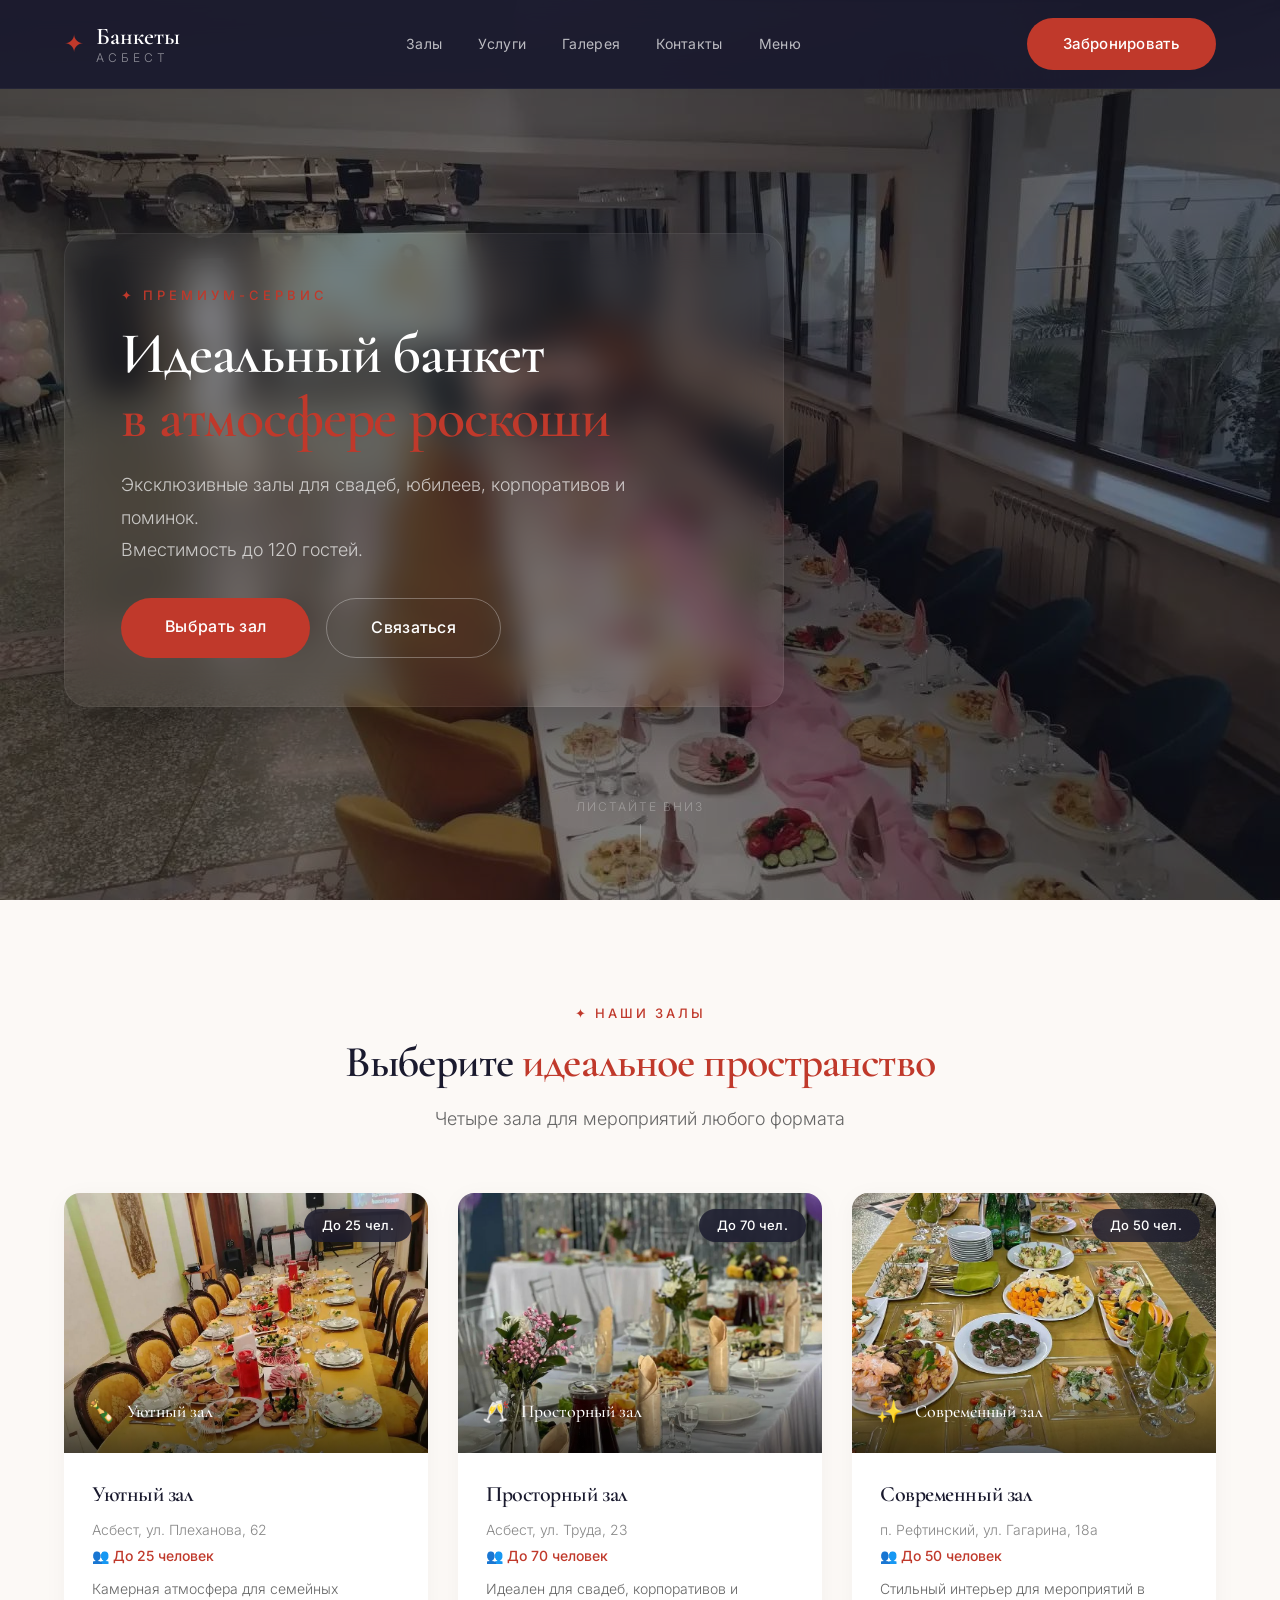
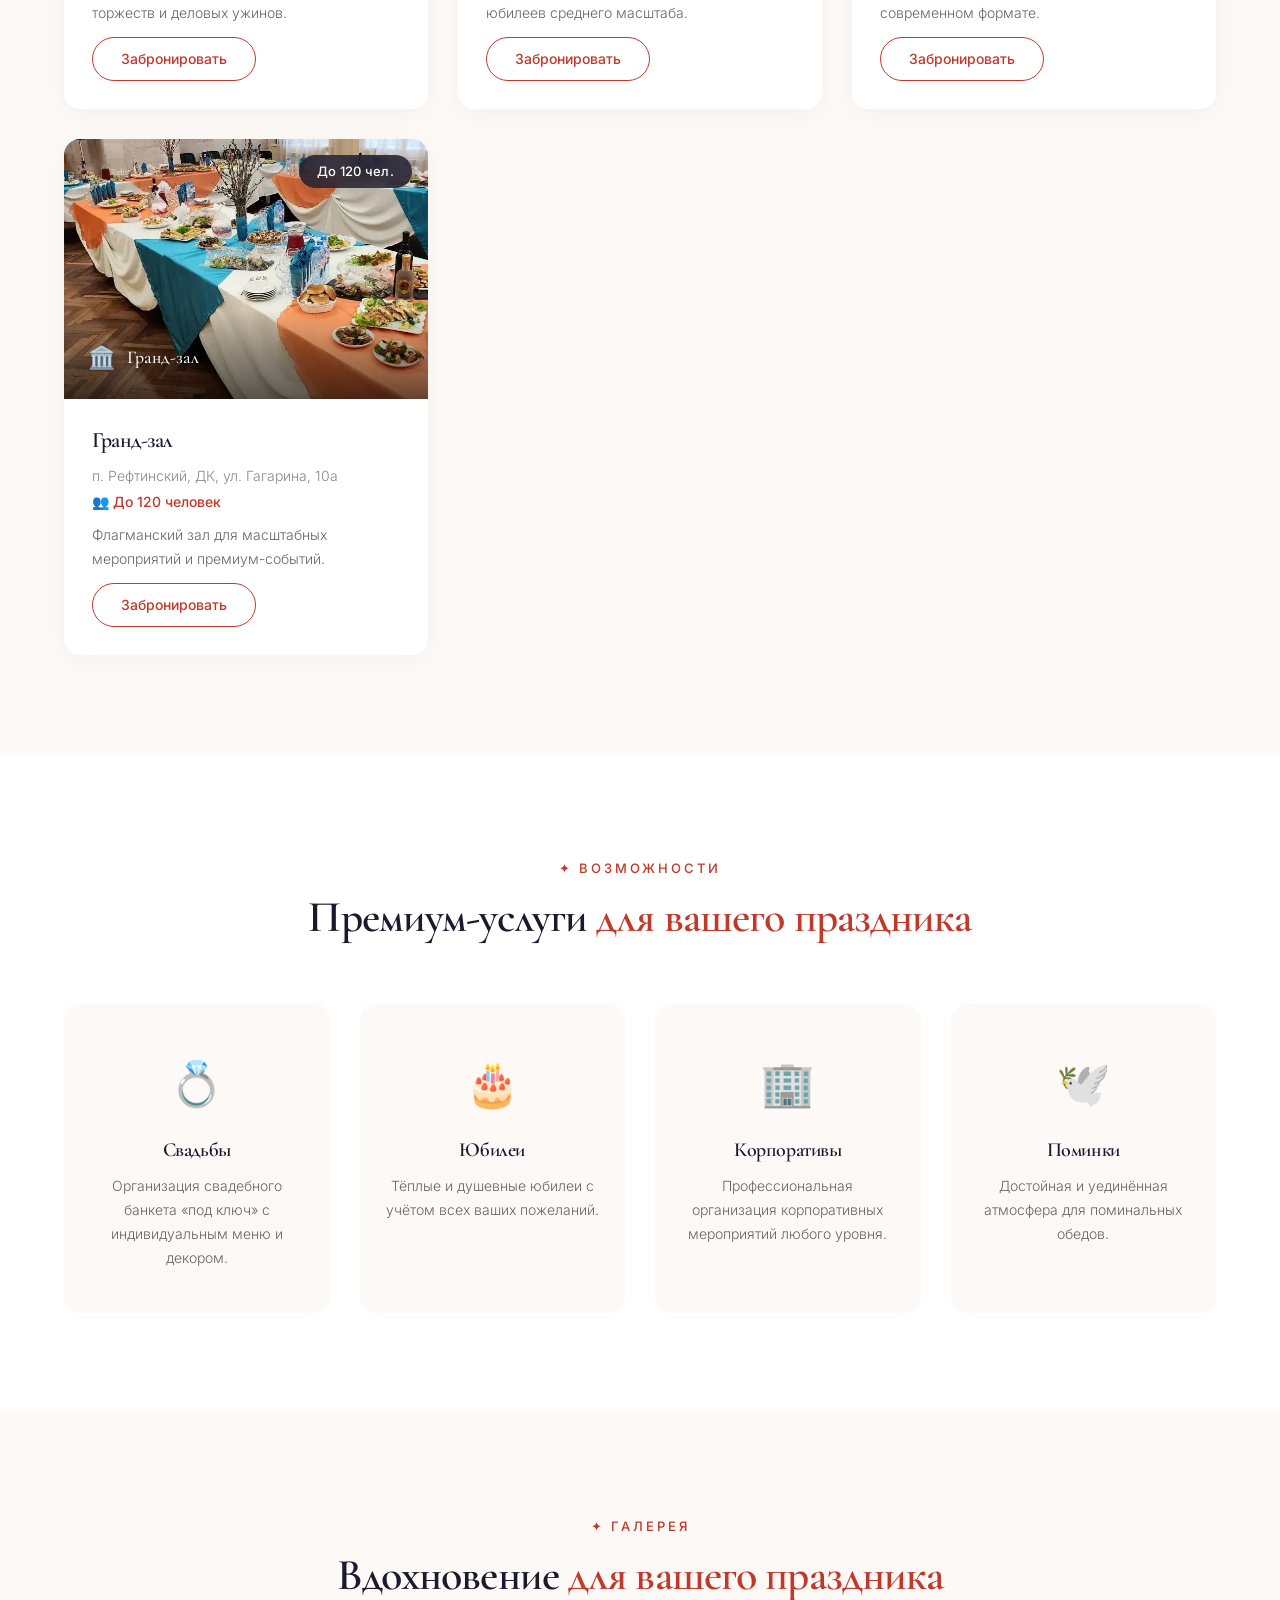
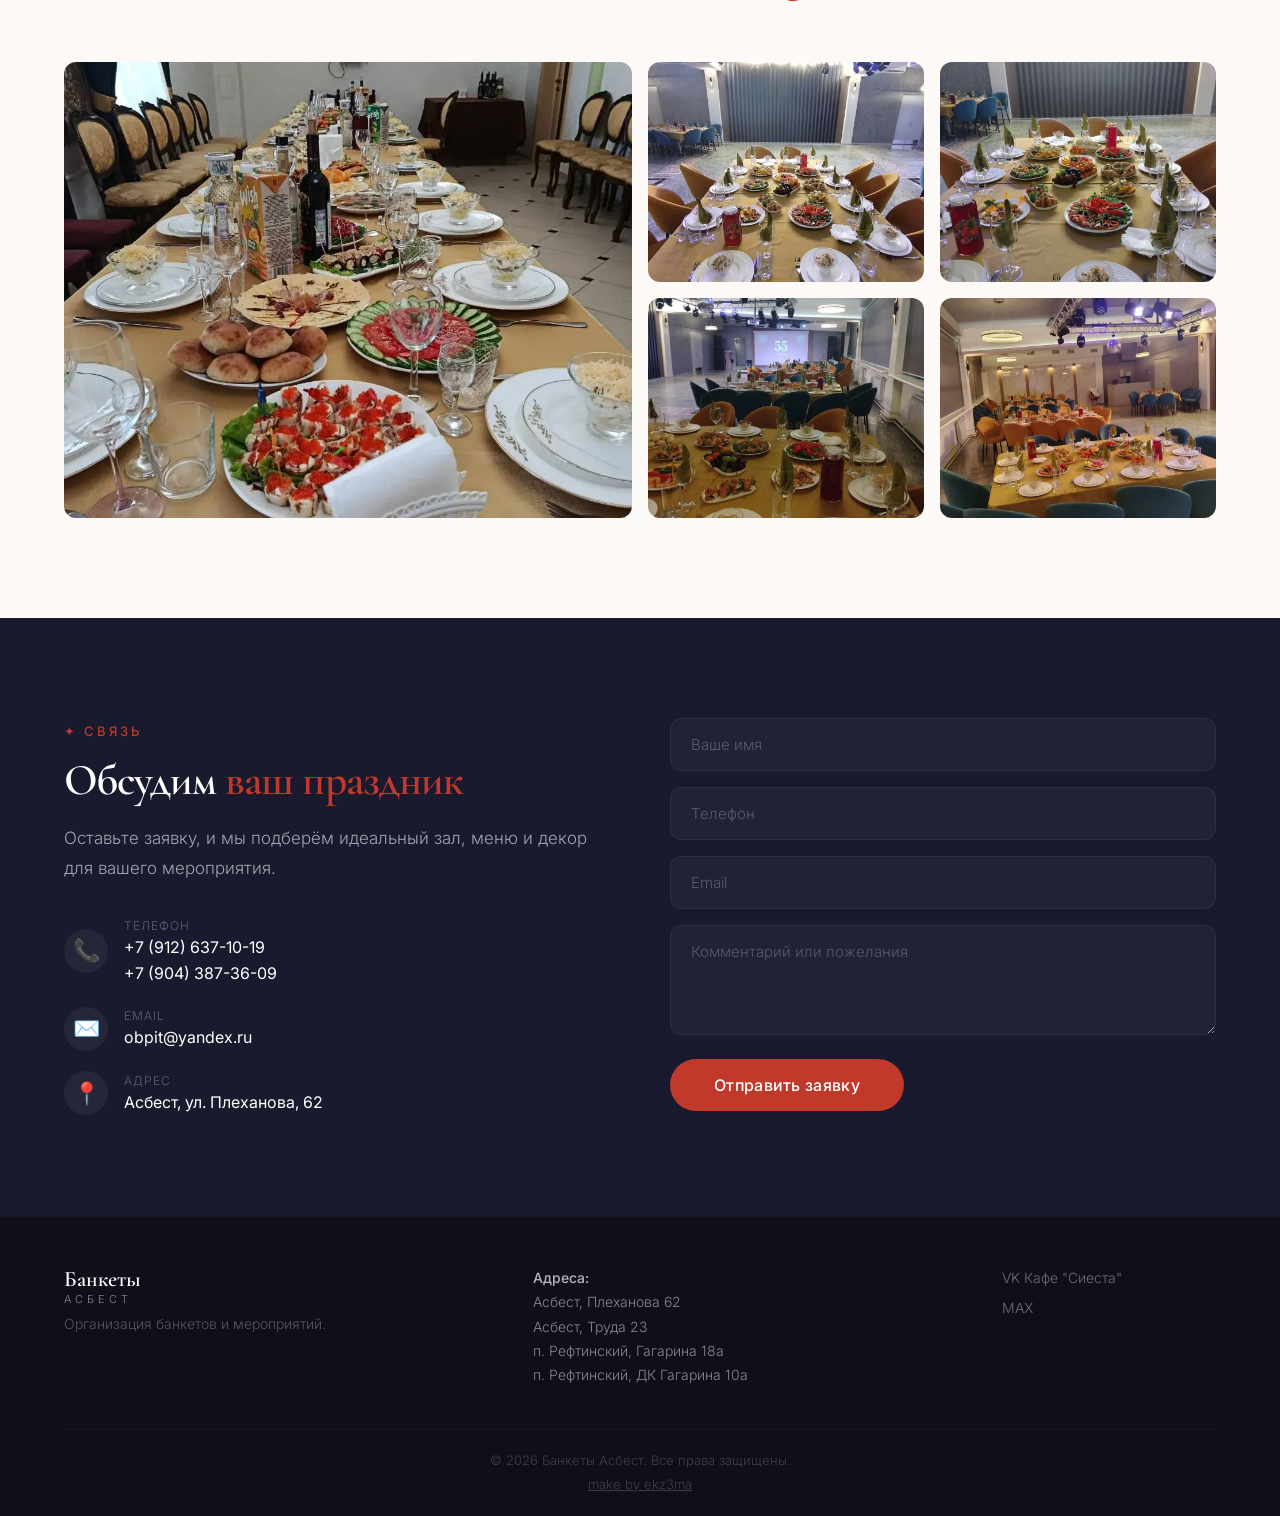
<file: index.html>
<!DOCTYPE html>
<html lang="ru">
<head>
    <meta charset="UTF-8" />
    <meta name="viewport" content="width=device-width, initial-scale=1.0"/>
    <title>Банкеты * Асбест</title>
    <link rel="stylesheet" href="static/css/style.css" />
    <link rel="shortcut icon" type="image/x-icon" href="static/logo_banket.ico"/>
    <link href="https://fonts.googleapis.com/css2?family=Cormorant+Garamond:wght@400;500;600;700&family=Inter:wght@300;400;500&display=swap" rel="stylesheet" />
</head>
<body>
    <script src="static/js/script.js"></script>

    <!-- ========== HEADER ========== -->
    <header class="header">
        <div class="container">
            <div class="header-inner">
                <a href="#" class="logo">
                    <span class="logo-icon">✦</span>
                    <span class="logo-text">Банкеты<br><small>Асбест</small></span>
                </a>
                <nav class="nav">
                    <a href="#halls">Залы</a>
                    <a href="#services">Услуги</a>
                    <a href="#gallery">Галерея</a>
                    <a href="#contact">Контакты</a>
                    <a href="#menu-page">Меню</a>
                </nav>
                <a href="#contact" class="btn-primary">Забронировать</a>
            </div>
        </div>
    </header>

<!-- ========== HERO С ФОТО И БЛЮРОМ ========== -->
<section class="hero">
    <!-- ФОНОВОЕ ИЗОБРАЖЕНИЕ (ЗАМЕНИТЕ НА СВОЁ) -->
    <div class="hero-bg">
        <img src="static/img/banquet-bg.jpg" alt="Банкетный зал" />
    </div>

    <!-- ТЁМНЫЙ СЛОЙ ПОВЕРХ ФОТО -->
    <div class="hero-overlay-dark"></div>

    <div class="container hero-container">
        <div class="hero-content">
            <!-- БЛОК С ТЕКСТОМ И БЛЮРОМ -->
            <div class="hero-glass">
                <span class="hero-tag">✦ Премиум-сервис</span>
                <h1 class="hero-title">
                    Идеальный банкет<br />
                    <span>в атмосфере роскоши</span>
                </h1>
                <p class="hero-subtitle">
                    Эксклюзивные залы для свадеб, юбилеев, корпоративов и поминок.<br />
                    Вместимость до 120 гостей.
                </p>
                <div class="hero-buttons">
                    <a href="#halls" class="btn-primary btn-lg">Выбрать зал</a>
                    <a href="#contact" class="btn-outline btn-lg">Связаться</a>
                </div>
            </div>
        </div>
    </div>

    <!-- СКРОЛЛ-ИНДИКАТОР -->
    <div class="hero-scroll">
        <span>Листайте вниз</span>
        <div class="scroll-line"></div>
    </div>
</section>

    <!-- ========== ЗАЛЫ ========== -->
    <section class="halls" id="halls">
        <div class="container">
            <div class="section-header">
                <span class="section-tag">✦ наши залы</span>
                <h2 class="section-title">Выберите <span>идеальное пространство</span></h2>
                <p class="section-subtitle">Четыре зала для мероприятий любого формата</p>
            </div>

            <div class="halls-grid">

                <!-- Зал 1 -->
                <div class="hall-card">
                    <div class="hall-image">
                        <img src="static/img/ban_7.jpg" alt="Уютный зал" />
                        <div class="hall-badge">До 25 чел.</div>
                        <div class="hall-overlay">
                            <span class="hall-overlay-icon">🍾</span>
                            <span class="hall-overlay-text">Уютный зал</span>
                        </div>
                    </div>
                    <div class="hall-info">
                        <h3 class="hall-title">Уютный зал</h3>
                        <p class="hall-address">Асбест, ул. Плеханова, 62</p>
                        <p class="hall-capacity">👥 До 25 человек</p>
                        <p class="hall-desc">Камерная атмосфера для семейных торжеств и деловых ужинов.</p>
                        <a href="#contact" class="btn-hall">Забронировать</a>
                    </div>
                </div>

                <!-- Зал 2 -->
                <div class="hall-card">
                    <div class="hall-image">
                        <img src="static/img/ban_45.jpg" alt="Просторный зал" />
                        <div class="hall-badge">До 70 чел.</div>
                        <div class="hall-overlay">
                            <span class="hall-overlay-icon">🥂</span>
                            <span class="hall-overlay-text">Просторный зал</span>
                        </div>
                    </div>
                    <div class="hall-info">
                        <h3 class="hall-title">Просторный зал</h3>
                        <p class="hall-address">Асбест, ул. Труда, 23</p>
                        <p class="hall-capacity">👥 До 70 человек</p>
                        <p class="hall-desc">Идеален для свадеб, корпоративов и юбилеев среднего масштаба.</p>
                        <a href="#contact" class="btn-hall">Забронировать</a>
                    </div>
                </div>

                <!-- Зал 3 -->
                <div class="hall-card">
                    <div class="hall-image">
                        <img src="static/img/ban_10.jpg" alt="Современный зал" />
                        <div class="hall-badge">До 50 чел.</div>
                        <div class="hall-overlay">
                            <span class="hall-overlay-icon">✨</span>
                            <span class="hall-overlay-text">Современный зал</span>
                        </div>
                    </div>
                    <div class="hall-info">
                        <h3 class="hall-title">Современный зал</h3>
                        <p class="hall-address">п. Рефтинский, ул. Гагарина, 18а</p>
                        <p class="hall-capacity">👥 До 50 человек</p>
                        <p class="hall-desc">Стильный интерьер для мероприятий в современном формате.</p>
                        <a href="#contact" class="btn-hall">Забронировать</a>
                    </div>
                </div>

                <!-- Зал 4 -->
                <div class="hall-card">
                    <div class="hall-image">
                        <img src="static/img/ban_9.jpg" alt="Гранд-зал" />
                        <div class="hall-badge">До 120 чел.</div>
                        <div class="hall-overlay">
                            <span class="hall-overlay-icon">🏛️</span>
                            <span class="hall-overlay-text">Гранд-зал</span>
                        </div>
                    </div>
                    <div class="hall-info">
                        <h3 class="hall-title">Гранд-зал</h3>
                        <p class="hall-address">п. Рефтинский, ДК, ул. Гагарина, 10а</p>
                        <p class="hall-capacity">👥 До 120 человек</p>
                        <p class="hall-desc">Флагманский зал для масштабных мероприятий и премиум-событий.</p>
                        <a href="#contact" class="btn-hall">Забронировать</a>
                    </div>
                </div>

            </div>
        </div>
    </section>

    <!-- ========== УСЛУГИ ========== -->
    <section class="services" id="services">
        <div class="container">
            <div class="section-header">
                <span class="section-tag">✦ возможности</span>
                <h2 class="section-title">Премиум-услуги <span>для вашего праздника</span></h2>
            </div>
            <div class="services-grid">
                <div class="service-card">
                    <div class="service-icon">💍</div>
                    <h3 class="service-title">Свадьбы</h3>
                    <p class="service-desc">Организация свадебного банкета «под ключ» с индивидуальным меню и декором.</p>
                </div>
                <div class="service-card">
                    <div class="service-icon">🎂</div>
                    <h3 class="service-title">Юбилеи</h3>
                    <p class="service-desc">Тёплые и душевные юбилеи с учётом всех ваших пожеланий.</p>
                </div>
                <div class="service-card">
                    <div class="service-icon">🏢</div>
                    <h3 class="service-title">Корпоративы</h3>
                    <p class="service-desc">Профессиональная организация корпоративных мероприятий любого уровня.</p>
                </div>
                <div class="service-card">
                    <div class="service-icon">🕊️</div>
                    <h3 class="service-title">Поминки</h3>
                    <p class="service-desc">Достойная и уединённая атмосфера для поминальных обедов.</p>
                </div>
            </div>
        </div>
    </section>

    <!-- ========== ГАЛЕРЕЯ ========== -->
    <section class="gallery" id="gallery">
        <div class="container">
            <div class="section-header">
                <span class="section-tag">✦ галерея</span>
                <h2 class="section-title">Вдохновение <span>для вашего праздника</span></h2>
            </div>
            <div class="gallery-grid">
                <div class="gallery-item gallery-item-lg">
                    <img src="static/img/ban_1.jpg" alt="Банкет" />
                </div>
                <div class="gallery-item">
                    <img src="static/img/ban_2.jpg" alt="Декор" />
                </div>
                <div class="gallery-item">
                    <img src="static/img/ban_3.jpg" alt="Стол" />
                </div>
                <div class="gallery-item">
                    <img src="static/img/ban_4.jpg" alt="Свадьба" />
                </div>
                <div class="gallery-item">
                    <img src="static/img/ban_5.jpg" alt="Интерьер" />
                </div>
            </div>
        </div>
    </section>

    <!-- ========== КОНТАКТЫ ========== -->
    <section class="contact" id="contact">
        <div class="container">
            <div class="contact-wrapper">
                <div class="contact-info">
                    <span class="section-tag">✦ связь</span>
                    <h2 class="section-title">Обсудим <span>ваш праздник</span></h2>
                    <p class="contact-text">Оставьте заявку, и мы подберём идеальный зал, меню и декор для вашего мероприятия.</p>
                    <div class="contact-details">
                        <div class="contact-item">
                            <span class="contact-icon">📞</span>
                            <div>
                                <span class="contact-label">Телефон</span>
                                <span class="contact-value">+7 (912) 637-10-19</span>
                                <br>
                                <span class="contact-value">+7 (904) 387-36-09</span>
                            </div>
                        </div>
                        <div class="contact-item">
                            <span class="contact-icon">✉️</span>
                            <div>
                                <span class="contact-label">Email</span>
                                <span class="contact-value">obpit@yandex.ru</span>
                            </div>
                        </div>
                        <div class="contact-item">
                            <span class="contact-icon">📍</span>
                            <div>
                                <span class="contact-label">Адрес</span>
                                <span class="contact-value">Асбест, ул. Плеханова, 62</span>
                            </div>
                        </div>
                    </div>
                </div>
                <div class="contact-form">
                    <form action="https://formsubmit.co/obpit@yandex.ru" method="POST">
                        <div class="form-group">
                            <input type="text" placeholder="Ваше имя" required />
                        </div>
                        <div class="form-group">
                            <input type="tel" placeholder="Телефон" required />
                        </div>
                        <div class="form-group">
                            <input type="email" placeholder="Email" />
                        </div>
                        <div class="form-group">
                            <textarea rows="4" placeholder="Комментарий или пожелания"></textarea>
                        </div>
                        <button type="submit" class="btn-primary btn-lg">Отправить заявку</button>
                    </form>
                </div>
            </div>
        </div>
    </section>

<!-- ========== МЕНЮ ========== -->
    <section class="menu-page" id="menu-page">
        <div class="container">
            <div class="section-header">
                <span class="section-tag">✦ банкетное меню</span>
                <h1 class="section-title">Изысканные блюда <span>для вашего праздника</span></h1>
                <p class="section-subtitle">Шеф-повар подготовил для вас лучшие кулинарные шедевры</p>
            </div>

            <!-- ===== НАВИГАЦИЯ ПО МЕНЮ ===== -->
            <div class="menu-nav">
                <button class="menu-nav-btn active" data-category="salads">🥗 Салаты</button>
                <button class="menu-nav-btn" data-category="cold">🥩 Холодные закуски</button>
                <button class="menu-nav-btn" data-category="hot">🔥 Горячие закуски</button>
                <button class="menu-nav-btn" data-category="meat">🥩 Мясные блюда</button>
                <button class="menu-nav-btn" data-category="fish">🐟 Рыбные блюда</button>
                <button class="menu-nav-btn" data-category="pizza">🍕 Пицца</button>
                <button class="menu-nav-btn" data-category="garnish">🍚 Гарниры</button>
                <button class="menu-nav-btn" title="Скачать меню" onclick="triggerDownload('static/menu.docx')"><img src="static/down_ico.svg" width="25px" height="25px" alt="Скачать меню"></button>

                <script>
                    function triggerDownload(fileName) {
                      var element = document.createElement('a');
                      element.setAttribute('href', fileName);
                      element.setAttribute('download', fileName);
                      element.style.display = 'none';
                      document.body.appendChild(element);

                      element.click();
                      document.body.removeChild(element);
                    }
                </script>

            </div>

            <!-- ===== САЛАТЫ ===== -->
            <div class="menu-category active" id="salads">
                <h2 class="menu-category-title">🥗 Салаты</h2>
                <div class="menu-grid">
                    <div class="menu-item">
                        <div class="menu-item-header">
                            <span class="menu-item-name">«Корона Урала»</span>
                            <span class="menu-item-price">380 ₽</span>
                        </div>
                        <p class="menu-item-desc">ветчина, говядина отварная, филе куры, корнишоны, кедровый орех, майонез</p>
                    </div>
                    <div class="menu-item">
                        <div class="menu-item-header">
                            <span class="menu-item-name">«Морской»</span>
                            <span class="menu-item-price">380 ₽</span>
                        </div>
                        <p class="menu-item-desc">кальмары, крабовое мясо, икра красная, майонез</p>
                    </div>
                    <div class="menu-item">
                        <div class="menu-item-header">
                            <span class="menu-item-name">«Цезарь классический»</span>
                            <span class="menu-item-price">380 ₽</span>
                        </div>
                        <p class="menu-item-desc">филе куры, помидоры черри, сыр твердый, салат «Айсберг», сухарики, заправка</p>
                    </div>
                    <div class="menu-item">
                        <div class="menu-item-header">
                            <span class="menu-item-name">«Цезарь с креветкой»</span>
                            <span class="menu-item-price">400 ₽</span>
                        </div>
                        <p class="menu-item-desc">королевские креветки, помидоры черри, салат «Айсберг», сыр твердый, сухарики, заправка</p>
                    </div>
                    <div class="menu-item">
                        <div class="menu-item-header">
                            <span class="menu-item-name">«Греческий»</span>
                            <span class="menu-item-price">300 ₽</span>
                        </div>
                        <p class="menu-item-desc">огурцы свежие, томаты свежие, перец болгарский, сыр фета, маслины, масло оливковое</p>
                    </div>
                    <div class="menu-item">
                        <div class="menu-item-header">
                            <span class="menu-item-name">«Коктейль особый»</span>
                            <span class="menu-item-price">300 ₽</span>
                        </div>
                        <p class="menu-item-desc">копченная грудка, огурцы свежие, яйцо, сыр, майонез, грецкие орехи</p>
                    </div>
                    <div class="menu-item">
                        <div class="menu-item-header">
                            <span class="menu-item-name">«Капрезе»</span>
                            <span class="menu-item-price">300 ₽</span>
                        </div>
                        <p class="menu-item-desc">сыр Моцарелла, томаты свежие, базилик, бальзамический уксус, масло оливковое</p>
                    </div>
                    <div class="menu-item">
                        <div class="menu-item-header">
                            <span class="menu-item-name">«Гранатовый браслет»</span>
                            <span class="menu-item-price">350 ₽</span>
                        </div>
                        <p class="menu-item-desc">филе куры отварное, свекла отварная, морковь, картофель, яйцо, гранат, грецкие орехи, чернослив</p>
                    </div>
                    <div class="menu-item">
                        <div class="menu-item-header">
                            <span class="menu-item-name">«Оливье домашний»</span>
                            <span class="menu-item-price">350 ₽</span>
                        </div>
                        <p class="menu-item-desc">говядина отварная, картофель отварной, огурец консервированный, зеленый горошек, майонез</p>
                    </div>
                    <div class="menu-item">
                        <div class="menu-item-header">
                            <span class="menu-item-name">«Сельдь под шубой»</span>
                            <span class="menu-item-price">250 ₽</span>
                        </div>
                        <p class="menu-item-desc">сельдь, картофель отварной, свекла отварная, майонез, зелень</p>
                    </div>
                    <div class="menu-item">
                        <div class="menu-item-header">
                            <span class="menu-item-name">«Орхидея»</span>
                            <span class="menu-item-price">300 ₽</span>
                        </div>
                        <p class="menu-item-desc">ветчина, грибы, морковь по-корейски, сыр твердый, картофельные чипсы, майонез</p>
                    </div>
                    <div class="menu-item">
                        <div class="menu-item-header">
                            <span class="menu-item-name">«Гурман»</span>
                            <span class="menu-item-price">400 ₽</span>
                        </div>
                        <p class="menu-item-desc">филе куры отварное, язык отварной, грибы консервированные, карбонат, горчичная заправка</p>
                    </div>
                    <div class="menu-item">
                        <div class="menu-item-header">
                            <span class="menu-item-name">«Столичный»</span>
                            <span class="menu-item-price">300 ₽</span>
                        </div>
                        <p class="menu-item-desc">мясо птицы, картофель отварной, огурец консервированный, майонез</p>
                    </div>
                    <div class="menu-item">
                        <div class="menu-item-header">
                            <span class="menu-item-name">«Оригинальный»</span>
                            <span class="menu-item-price">300 ₽</span>
                        </div>
                        <p class="menu-item-desc">филе куры, омлет, огурец консервированный, яйцо перепелиное, майонез</p>
                    </div>
                    <div class="menu-item">
                        <div class="menu-item-header">
                            <span class="menu-item-name">«Купеческий»</span>
                            <span class="menu-item-price">450 ₽</span>
                        </div>
                        <p class="menu-item-desc">язык отварной, буженина, томаты вяленые, соус фирменный</p>
                    </div>
                    <div class="menu-item">
                        <div class="menu-item-header">
                            <span class="menu-item-name">«Гамберетти» (ужин по-сицилийски)</span>
                            <span class="menu-item-price">450 ₽</span>
                        </div>
                        <p class="menu-item-desc">ананасы, тигровые креветки, шампиньоны жареные, сыр Моцарелла</p>
                    </div>
                    <div class="menu-item">
                        <div class="menu-item-header">
                            <span class="menu-item-name">«Старорусский»</span>
                            <span class="menu-item-price">400 ₽</span>
                        </div>
                        <p class="menu-item-desc">тигровая креветка на гриле, подпеченный лосось, салатный микс, зеленый соус</p>
                    </div>
                    <div class="menu-item">
                        <div class="menu-item-header">
                            <span class="menu-item-name">«Салат с рукколой и баклажанами»</span>
                            <span class="menu-item-price">350 ₽</span>
                        </div>
                        <p class="menu-item-desc">руккола, баклажаны запеченные, кедровые орехи, черри</p>
                    </div>
                </div>
            </div>

            <!-- ===== ХОЛОДНЫЕ ЗАКУСКИ ===== -->
            <div class="menu-category" id="cold">
                <h2 class="menu-category-title">🥩 Холодные закуски</h2>
                <div class="menu-grid">
                    <div class="menu-item">
                        <div class="menu-item-header">
                            <span class="menu-item-name">Ассорти мясное</span>
                            <span class="menu-item-price">350 ₽ / 70г</span>
                        </div>
                        <p class="menu-item-desc">буженина, карбонат, сырокопченые колбасы, зелень</p>
                    </div>
                    <div class="menu-item">
                        <div class="menu-item-header">
                            <span class="menu-item-name">Ассорти из свежих овощей</span>
                            <span class="menu-item-price">300 ₽ / 70г</span>
                        </div>
                        <p class="menu-item-desc">помидор черри, огурец, свежий редис, травы, микс салата</p>
                    </div>
                    <div class="menu-item">
                        <div class="menu-item-header">
                            <span class="menu-item-name">Ассорти рыбное</span>
                            <span class="menu-item-price">450 ₽ / 70г</span>
                        </div>
                        <p class="menu-item-desc">слабосоленая семга, масляная рыба, лимоны, маслины</p>
                    </div>
                    <div class="menu-item">
                        <div class="menu-item-header">
                            <span class="menu-item-name">Ассорти</span>
                            <span class="menu-item-price">250 ₽ / 70г</span>
                        </div>
                        <p class="menu-item-desc">малосольные огурцы с чесноком, зелень, помидоры черри, квашенная капуста</p>
                    </div>
                    <div class="menu-item">
                        <div class="menu-item-header">
                            <span class="menu-item-name">Сырная тарелка</span>
                            <span class="menu-item-price">450 ₽ / 70/30г</span>
                        </div>
                        <p class="menu-item-desc">3 вида сыра с грецкими орехами, виноград с медом</p>
                    </div>
                    <div class="menu-item">
                        <div class="menu-item-header">
                            <span class="menu-item-name">Язык говяжий с хреном и горчицей</span>
                            <span class="menu-item-price">400 ₽ / 70/30г</span>
                        </div>
                    </div>
                    <div class="menu-item">
                        <div class="menu-item-header">
                            <span class="menu-item-name">Русская закуска</span>
                            <span class="menu-item-price">250 ₽ / 100г</span>
                        </div>
                        <p class="menu-item-desc">слабосоленая сельдь, отварной картофель, красный лук, укроп</p>
                    </div>
                    <div class="menu-item">
                        <div class="menu-item-header">
                            <span class="menu-item-name">Рулетики из баклажан, фаршированные грецким орехом</span>
                            <span class="menu-item-price">150 ₽ / 70г</span>
                        </div>
                    </div>
                    <div class="menu-item">
                        <div class="menu-item-header">
                            <span class="menu-item-name">Корейская закуска с морепродуктами</span>
                            <span class="menu-item-price">350 ₽ / 70/30г</span>
                        </div>
                    </div>
                    <div class="menu-item">
                        <div class="menu-item-header">
                            <span class="menu-item-name">Блинный сет</span>
                            <span class="menu-item-price">250 ₽ / 70г</span>
                        </div>
                        <p class="menu-item-desc">с м/соленой семгой, мягким сыром, с красной икрой</p>
                    </div>
                    <div class="menu-item">
                        <div class="menu-item-header">
                            <span class="menu-item-name">Грузди соленые со сметаной и луком</span>
                            <span class="menu-item-price">250 ₽ / 70/30г</span>
                        </div>
                    </div>
                    <div class="menu-item">
                        <div class="menu-item-header">
                            <span class="menu-item-name">Икра красная</span>
                            <span class="menu-item-price">200 ₽ / 50г</span>
                        </div>
                        <p class="menu-item-desc">в тарталетках или канапе или в блинчиках</p>
                    </div>
                    <div class="menu-item">
                        <div class="menu-item-header">
                            <span class="menu-item-name">Заливное (говядина)</span>
                            <span class="menu-item-price">400 ₽ / 100г</span>
                        </div>
                    </div>
                    <div class="menu-item">
                        <div class="menu-item-header">
                            <span class="menu-item-name">Заливное (свинина)</span>
                            <span class="menu-item-price">350 ₽ / 100г</span>
                        </div>
                    </div>
                    <div class="menu-item">
                        <div class="menu-item-header">
                            <span class="menu-item-name">Заливное (курица или индейка)</span>
                            <span class="menu-item-price">300 ₽ / 100г</span>
                        </div>
                    </div>
                    <div class="menu-item">
                        <div class="menu-item-header">
                            <span class="menu-item-name">Заливное из рыбного ассорти</span>
                            <span class="menu-item-price">500 ₽ / 100г</span>
                        </div>
                        <p class="menu-item-desc">судак, семга, горбуша</p>
                    </div>
                    <div class="menu-item">
                        <div class="menu-item-header">
                            <span class="menu-item-name">Щука фаршированная</span>
                            <span class="menu-item-price">300 ₽ / 100г</span>
                        </div>
                    </div>
                    <div class="menu-item">
                        <div class="menu-item-header">
                            <span class="menu-item-name">Канапе с сырокопченой колбасой и свежим огурцом</span>
                            <span class="menu-item-price">150 ₽ / 50г</span>
                        </div>
                    </div>
                    <div class="menu-item">
                        <div class="menu-item-header">
                            <span class="menu-item-name">Канапе с карбонатом и соленым огурцом</span>
                            <span class="menu-item-price">150 ₽ / 50г</span>
                        </div>
                    </div>
                    <div class="menu-item">
                        <div class="menu-item-header">
                            <span class="menu-item-name">Канапе с масляной рыбой и оливкой</span>
                            <span class="menu-item-price">150 ₽ / 50г</span>
                        </div>
                    </div>
                    <div class="menu-item">
                        <div class="menu-item-header">
                            <span class="menu-item-name">Канапе с семгой на тосте с лимоном</span>
                            <span class="menu-item-price">180 ₽ / 50г</span>
                        </div>
                    </div>
                    <div class="menu-item">
                        <div class="menu-item-header">
                            <span class="menu-item-name">Тарталетка с с/с семгой и творожным сыром</span>
                            <span class="menu-item-price">250 ₽ / 80г</span>
                        </div>
                    </div>
                    <div class="menu-item">
                        <div class="menu-item-header">
                            <span class="menu-item-name">Тарталетка с крабовым паштетом</span>
                            <span class="menu-item-price">120 ₽ / 50г</span>
                        </div>
                    </div>
                </div>
            </div>

            <!-- ===== ГОРЯЧИЕ ЗАКУСКИ ===== -->
            <div class="menu-category" id="hot">
                <h2 class="menu-category-title">🔥 Горячие закуски</h2>
                <div class="menu-grid">
                    <div class="menu-item">
                        <div class="menu-item-header">
                            <span class="menu-item-name">Шашлык из свинины с острым соусом</span>
                            <span class="menu-item-price">300 ₽ / 100/20г</span>
                        </div>
                    </div>
                    <div class="menu-item">
                        <div class="menu-item-header">
                            <span class="menu-item-name">Шашлык из королевских креветок с черри и соусом чим-чим</span>
                            <span class="menu-item-price">350 ₽ / 75/20г</span>
                        </div>
                    </div>
                    <div class="menu-item">
                        <div class="menu-item-header">
                            <span class="menu-item-name">Шашлык из индейки с острым соусом</span>
                            <span class="menu-item-price">300 ₽ / 100/20г</span>
                        </div>
                    </div>
                    <div class="menu-item">
                        <div class="menu-item-header">
                            <span class="menu-item-name">Шашлык из курицы с кунжутом и соусом терияки</span>
                            <span class="menu-item-price">300 ₽ / 100/20г</span>
                        </div>
                    </div>
                    <div class="menu-item">
                        <div class="menu-item-header">
                            <span class="menu-item-name">Шашлык из сёмги с лимоном и соусом терияки</span>
                            <span class="menu-item-price">750 ₽ / 100/20г</span>
                        </div>
                    </div>
                    <div class="menu-item">
                        <div class="menu-item-header">
                            <span class="menu-item-name">Запеченная горбуша под сыром</span>
                            <span class="menu-item-price">300 ₽ / 100г</span>
                        </div>
                    </div>
                    <div class="menu-item">
                        <div class="menu-item-header">
                            <span class="menu-item-name">Семга, запеченная с клубникой на шпажке</span>
                            <span class="menu-item-price">750 ₽ / 100г</span>
                        </div>
                    </div>
                    <div class="menu-item">
                        <div class="menu-item-header">
                            <span class="menu-item-name">Креветки королевские гриль с соусом Песто и прованскими травами</span>
                            <span class="menu-item-price">300 ₽ / 50/30г</span>
                        </div>
                    </div>
                    <div class="menu-item">
                        <div class="menu-item-header">
                            <span class="menu-item-name">Жульен с курицей и грибами</span>
                            <span class="menu-item-price">250 ₽ / 80г</span>
                        </div>
                    </div>
                    <div class="menu-item">
                        <div class="menu-item-header">
                            <span class="menu-item-name">Жульен грибной в тарталетке</span>
                            <span class="menu-item-price">250 ₽ / 100г</span>
                        </div>
                        <p class="menu-item-desc">со сливками и сыром</p>
                    </div>
                    <div class="menu-item">
                        <div class="menu-item-header">
                            <span class="menu-item-name">Блинчики-мешочки с мясом</span>
                            <span class="menu-item-price">250 ₽ / 120г</span>
                        </div>
                    </div>
                    <div class="menu-item">
                        <div class="menu-item-header">
                            <span class="menu-item-name">Горбуша в кляре</span>
                            <span class="menu-item-price">300 ₽ / 100г</span>
                        </div>
                    </div>
                    <div class="menu-item">
                        <div class="menu-item-header">
                            <span class="menu-item-name">Цветная капуста в кляре</span>
                            <span class="menu-item-price">250 ₽ / 100г</span>
                        </div>
                    </div>
                    <div class="menu-item">
                        <div class="menu-item-header">
                            <span class="menu-item-name">Кальмары в кляре</span>
                            <span class="menu-item-price">300 ₽ / 150/30г</span>
                        </div>
                    </div>
                    <div class="menu-item">
                        <div class="menu-item-header">
                            <span class="menu-item-name">Пельмени домашние ручной лепки в горшочках со сметаной</span>
                            <span class="menu-item-price">300 ₽ / 200г</span>
                        </div>
                    </div>
                    <div class="menu-item">
                        <div class="menu-item-header">
                            <span class="menu-item-name">Пельмени из сёмги ручной лепки</span>
                            <span class="menu-item-price">500 ₽ / 200г</span>
                        </div>
                    </div>
                    <div class="menu-item">
                        <div class="menu-item-header">
                            <span class="menu-item-name">Паста карбонара с беконом</span>
                            <span class="menu-item-price">350 ₽ / 250г</span>
                        </div>
                    </div>
                    <div class="menu-item">
                        <div class="menu-item-header">
                            <span class="menu-item-name">Фаршированные шампиньоны с сыром и ветчиной</span>
                            <span class="menu-item-price">150 ₽ / 80г</span>
                        </div>
                    </div>
                    <div class="menu-item">
                        <div class="menu-item-header">
                            <span class="menu-item-name">Картофель фри</span>
                            <span class="menu-item-price">150 ₽ / 150г</span>
                        </div>
                    </div>
                    <div class="menu-item">
                        <div class="menu-item-header">
                            <span class="menu-item-name">Наггетсы</span>
                            <span class="menu-item-price">150 ₽ / 150г</span>
                        </div>
                    </div>
                </div>
            </div>

            <!-- ===== МЯСНЫЕ БЛЮДА ===== -->
            <div class="menu-category" id="meat">
                <h2 class="menu-category-title">🥩 Мясные блюда</h2>
                <div class="menu-grid">
                    <div class="menu-item">
                        <div class="menu-item-header">
                            <span class="menu-item-name">Шницель из индейки с шалфеем и овощами-гриль</span>
                            <span class="menu-item-price">380 ₽ / 120/100г</span>
                        </div>
                    </div>
                    <div class="menu-item">
                        <div class="menu-item-header">
                            <span class="menu-item-name">Куриная грудка в миндальной панировке со свежими овощами</span>
                            <span class="menu-item-price">350 ₽ / 120/100г</span>
                        </div>
                    </div>
                    <div class="menu-item">
                        <div class="menu-item-header">
                            <span class="menu-item-name">Филе куриное под сырной корочкой</span>
                            <span class="menu-item-price">350 ₽ / 120/10г</span>
                        </div>
                        <p class="menu-item-desc">грибы, яблоки, ананас консервированный</p>
                    </div>
                    <div class="menu-item">
                        <div class="menu-item-header">
                            <span class="menu-item-name">Медальоны из говяжьей вырезки с гранатовым соусом</span>
                            <span class="menu-item-price">750 ₽ / 120/30г</span>
                        </div>
                    </div>
                    <div class="menu-item">
                        <div class="menu-item-header">
                            <span class="menu-item-name">Телятина с пряностями</span>
                            <span class="menu-item-price">750 ₽ / 120/100г</span>
                        </div>
                        <p class="menu-item-desc">корица, гвоздика, горчица дижонская, сливки, гарнир овощи</p>
                    </div>
                    <div class="menu-item">
                        <div class="menu-item-header">
                            <span class="menu-item-name">Антрекот с шампиньонами</span>
                            <span class="menu-item-price">610 ₽ / 120/100г</span>
                        </div>
                        <p class="menu-item-desc">гарнир картофель, запеченный дольками</p>
                    </div>
                    <div class="menu-item">
                        <div class="menu-item-header">
                            <span class="menu-item-name">Говяжий язык под яблочным соусом</span>
                            <span class="menu-item-price">650 ₽ / 120/100г</span>
                        </div>
                        <p class="menu-item-desc">яблоки, морковь, корень петрушки, лук репчатый, цедра лимона, гарнир овощи-гриль</p>
                    </div>
                    <div class="menu-item">
                        <div class="menu-item-header">
                            <span class="menu-item-name">Жаркое по-домашнему в горшочке</span>
                            <span class="menu-item-price">450 ₽ / 250г</span>
                        </div>
                        <p class="menu-item-desc">телятина, картофель, морковь, грибы</p>
                    </div>
                    <div class="menu-item">
                        <div class="menu-item-header">
                            <span class="menu-item-name">Котлета новомосковская</span>
                            <span class="menu-item-price">500 ₽ / 200/100г</span>
                        </div>
                        <p class="menu-item-desc">куриное филе, сливочное масло, панировочные сухари, гарнир картофель фри</p>
                    </div>
                    <div class="menu-item">
                        <div class="menu-item-header">
                            <span class="menu-item-name">Говядина запеченная с вишней в мятном соусе</span>
                            <span class="menu-item-price">650 ₽ / 150/100г</span>
                        </div>
                        <p class="menu-item-desc">гарнир овощи</p>
                    </div>
                    <div class="menu-item">
                        <div class="menu-item-header">
                            <span class="menu-item-name">Медальоны из мяса свинины с вишневым соусом</span>
                            <span class="menu-item-price">450 ₽ / 120/100г</span>
                        </div>
                        <p class="menu-item-desc">гарнир овощи</p>
                    </div>
                    <div class="menu-item">
                        <div class="menu-item-header">
                            <span class="menu-item-name">Свинина по-дворянски под сырной корочкой</span>
                            <span class="menu-item-price">350 ₽ / 150г</span>
                        </div>
                        <p class="menu-item-desc">с грибами, помидорами, ананасами, яблоками</p>
                    </div>
                    <div class="menu-item">
                        <div class="menu-item-header">
                            <span class="menu-item-name">Эскалоп жареный</span>
                            <span class="menu-item-price">350 ₽ / 120/100г</span>
                        </div>
                        <p class="menu-item-desc">гарнир овощи</p>
                    </div>
                    <div class="menu-item">
                        <div class="menu-item-header">
                            <span class="menu-item-name">Мясо по-французски с картофелем и грибами</span>
                            <span class="menu-item-price">350 ₽ / 300г</span>
                        </div>
                    </div>
                    <div class="menu-item">
                        <div class="menu-item-header">
                            <span class="menu-item-name">Филе утки, запеченное в цитрусово-гранатовом соусе</span>
                            <span class="menu-item-price">450 ₽ / 130/100г</span>
                        </div>
                    </div>
                </div>
            </div>

            <!-- ===== РЫБНЫЕ БЛЮДА ===== -->
            <div class="menu-category" id="fish">
                <h2 class="menu-category-title">🐟 Рыбные блюда</h2>
                <div class="menu-grid">
                    <div class="menu-item">
                        <div class="menu-item-header">
                            <span class="menu-item-name">Стейк из лосося гриль</span>
                            <span class="menu-item-price">750 ₽ / 150/100г</span>
                        </div>
                        <p class="menu-item-desc">гарнир паровые овощи</p>
                    </div>
                    <div class="menu-item">
                        <div class="menu-item-header">
                            <span class="menu-item-name">Семга в пакете со сливочно-икорным соусом</span>
                            <span class="menu-item-price">850 ₽ / 150/50г</span>
                        </div>
                    </div>
                    <div class="menu-item">
                        <div class="menu-item-header">
                            <span class="menu-item-name">Треска запеченная по-испански</span>
                            <span class="menu-item-price">700 ₽ / 150/100г</span>
                        </div>
                        <p class="menu-item-desc">филе трески, сухари, апельсин, чеснок, отварной картофель</p>
                    </div>
                    <div class="menu-item">
                        <div class="menu-item-header">
                            <span class="menu-item-name">Рыба Дорада запеченная с овощами с соусом Песто</span>
                            <span class="menu-item-price">900 ₽ / 300г</span>
                        </div>
                    </div>
                    <div class="menu-item">
                        <div class="menu-item-header">
                            <span class="menu-item-name">Рыба Судак в грецких орехах и цедре</span>
                            <span class="menu-item-price">550 ₽ / 150/100г</span>
                        </div>
                        <p class="menu-item-desc">гарнир овощи</p>
                    </div>
                    <div class="menu-item">
                        <div class="menu-item-header">
                            <span class="menu-item-name">Окунь морской с травами и отварным картофелем</span>
                            <span class="menu-item-price">700 ₽ / 150/100г</span>
                        </div>
                    </div>
                    <div class="menu-item">
                        <div class="menu-item-header">
                            <span class="menu-item-name">Форель с грибным соусом, зеленью и овощами</span>
                            <span class="menu-item-price">700 ₽ / 200/100г</span>
                        </div>
                    </div>
                    <div class="menu-item">
                        <div class="menu-item-header">
                            <span class="menu-item-name">Осетрина в белом вине с овощами</span>
                            <span class="menu-item-price">1200 ₽ / 150/100г</span>
                        </div>
                    </div>
                </div>
            </div>

            <!-- ===== ПИЦЦА ===== -->
            <div class="menu-category" id="pizza">
                <h2 class="menu-category-title">🍕 Пицца</h2>
                <div class="menu-grid">
                    <div class="menu-item">
                        <div class="menu-item-header">
                            <span class="menu-item-name">Домашняя</span>
                            <span class="menu-item-price">750 ₽ / 1000г</span>
                        </div>
                    </div>
                    <div class="menu-item">
                        <div class="menu-item-header">
                            <span class="menu-item-name">Грибная</span>
                            <span class="menu-item-price">750 ₽ / 600г</span>
                        </div>
                    </div>
                    <div class="menu-item">
                        <div class="menu-item-header">
                            <span class="menu-item-name">Грибная с копченой курицей</span>
                            <span class="menu-item-price">800 ₽ / 600г</span>
                        </div>
                    </div>
                    <div class="menu-item">
                        <div class="menu-item-header">
                            <span class="menu-item-name">Маргарита</span>
                            <span class="menu-item-price">500 ₽ / 600г</span>
                        </div>
                    </div>
                    <div class="menu-item">
                        <div class="menu-item-header">
                            <span class="menu-item-name">Три сыра</span>
                            <span class="menu-item-price">650 ₽ / 600г</span>
                        </div>
                    </div>
                    <div class="menu-item">
                        <div class="menu-item-header">
                            <span class="menu-item-name">Греческая</span>
                            <span class="menu-item-price">650 ₽ / 600г</span>
                        </div>
                    </div>
                    <div class="menu-item">
                        <div class="menu-item-header">
                            <span class="menu-item-name">Пикантная</span>
                            <span class="menu-item-price">650 ₽ / 600г</span>
                        </div>
                    </div>
                    <div class="menu-item">
                        <div class="menu-item-header">
                            <span class="menu-item-name">Охотничья</span>
                            <span class="menu-item-price">650 ₽ / 600г</span>
                        </div>
                    </div>
                    <div class="menu-item">
                        <div class="menu-item-header">
                            <span class="menu-item-name">С тигровыми креветками</span>
                            <span class="menu-item-price">900 ₽ / 600г</span>
                        </div>
                    </div>
                </div>
            </div>

            <!-- ===== ГАРНИРЫ ===== -->
            <div class="menu-category" id="garnish">
                <h2 class="menu-category-title">🍚 Гарниры</h2>
                <div class="menu-grid">
                    <div class="menu-item">
                        <div class="menu-item-header">
                            <span class="menu-item-name">Овощи рататуй</span>
                            <span class="menu-item-price">250 ₽ / 150г</span>
                        </div>
                    </div>
                    <div class="menu-item">
                        <div class="menu-item-header">
                            <span class="menu-item-name">Картофель, запеченный с сыром</span>
                            <span class="menu-item-price">200 ₽ / 150г</span>
                        </div>
                    </div>
                    <div class="menu-item">
                        <div class="menu-item-header">
                            <span class="menu-item-name">Рис с овощами</span>
                            <span class="menu-item-price">150 ₽ / 100г</span>
                        </div>
                    </div>
                </div>
            </div>
        </div>
    </section>
    <!-- ========== ФУТЕР ========== -->
    <footer class="footer">
        <div class="container">
            <div class="footer-inner">
                <div class="footer-brand">
                    <span class="logo-text">Банкеты<br><small>Асбест</small></span>
                    <p class="footer-desc">Организация банкетов и мероприятий.</p>
                </div>
                <div class="footer-addresses">
                    <p><strong>Адреса:</strong></p>
                    <p>Асбест, Плеханова 62</p>
                    <p>Асбест, Труда 23</p>
                    <p>п. Рефтинский, Гагарина 18а</p>
                    <p>п. Рефтинский, ДК Гагарина 10а</p>
                </div>
                <div class="footer-social">
                    <a href="https://vk.ru/dostavka232109190">VK Кафе "Сиеста"</a>
                    <a href="https://max.ru/join/1Qzn4WErTTTqWSRiMogDlc5fRQ21rMOiSakYc3ZPqcs">MAX</a>
                </div>
            </div>
            <div class="footer-bottom">
                <p class="footer-copy">© 2026 Банкеты Асбест. Все права защищены.</p>
                <a href="https://ekz3ma.github.io" class="footer-copy">make by ekz3ma</a>
            </div>
        </div>
    </footer>

</body>
</html>
</file>
<file: static/css/style.css>
/* ========================================
   БАЗА — ПРЕМИУМ
======================================== */
* {
    margin: 0;
    padding: 0;
    box-sizing: border-box;
}

html {
    scroll-behavior: smooth;
}

body {
    font-family: 'Inter', sans-serif;
    color: #1a1a2e;
    background: #fcf9f6;
    line-height: 1.6;
    -webkit-font-smoothing: antialiased;
}

.container {
    max-width: 1200px;
    margin: 0 auto;
    padding: 0 24px;
}

/* ========================================
   ТИПОГРАФИКА
======================================== */
h1, h2, h3, h4 {
    font-family: 'Cormorant Garamond', serif;
    font-weight: 600;
    letter-spacing: -0.02em;
}

.section-tag {
    display: inline-block;
    font-size: 13px;
    font-weight: 500;
    color: #c0392b;
    text-transform: uppercase;
    letter-spacing: 3px;
    margin-bottom: 12px;
    font-family: 'Inter', sans-serif;
}

.section-title {
    font-size: 44px;
    line-height: 1.2;
    margin-bottom: 16px;
}

.section-title span {
    color: #c0392b;
}

.section-subtitle {
    font-size: 18px;
    color: #666;
    max-width: 600px;
    margin: 0 auto;
    font-weight: 300;
}

/* ========================================
   КНОПКИ
======================================== */
.btn-primary {
    display: inline-block;
    background: #c0392b;
    color: #fff;
    padding: 14px 36px;
    border: none;
    border-radius: 40px;
    font-weight: 500;
    font-size: 15px;
    text-decoration: none;
    transition: all 0.4s cubic-bezier(0.25, 0.46, 0.45, 0.94);
    cursor: pointer;
    letter-spacing: 0.3px;
    font-family: 'Inter', sans-serif;
}

.btn-primary:hover {
    background: #a93226;
    transform: translateY(-3px);
    box-shadow: 0 12px 35px rgba(192, 57, 43, 0.35);
}

.btn-outline {
    display: inline-block;
    background: transparent;
    color: #fff;
    padding: 14px 36px;
    border: 1.5px solid rgba(255,255,255,0.3);
    border-radius: 40px;
    font-weight: 500;
    font-size: 15px;
    text-decoration: none;
    transition: all 0.4s ease;
    cursor: pointer;
    letter-spacing: 0.3px;
    font-family: 'Inter', sans-serif;
}

.btn-outline:hover {
    background: #fff;
    color: #1a1a2e;
    border-color: #fff;
    transform: translateY(-3px);
}

.btn-lg {
    padding: 16px 44px;
    font-size: 16px;
}

.btn-hall {
    display: inline-block;
    background: transparent;
    color: #c0392b;
    padding: 10px 28px;
    border: 1.5px solid #c0392b;
    border-radius: 40px;
    font-weight: 500;
    font-size: 14px;
    text-decoration: none;
    transition: all 0.3s ease;
    cursor: pointer;
    margin-top: 12px;
    font-family: 'Inter', sans-serif;
}

.btn-hall:hover {
    background: #c0392b;
    color: #fff;
    transform: translateY(-2px);
    box-shadow: 0 8px 25px rgba(192, 57, 43, 0.25);
}

/* ========================================
   HEADER
======================================== */
.header {
    position: fixed;
    top: 0;
    left: 0;
    width: 100%;
    padding: 18px 0;
    background: rgba(26, 26, 46, 0.92);
    backdrop-filter: blur(16px);
    -webkit-backdrop-filter: blur(16px);
    z-index: 1000;
    border-bottom: 1px solid rgba(255,255,255,0.04);
    transition: all 0.3s ease;
}

.header-inner {
    display: flex;
    justify-content: space-between;
    align-items: center;
}

.logo {
    text-decoration: none;
    display: flex;
    align-items: center;
    gap: 12px;
}

.logo-icon {
    font-size: 24px;
    color: #c0392b;
}

.logo-text {
    font-family: 'Cormorant Garamond', serif;
    font-size: 24px;
    font-weight: 600;
    color: #fff;
    line-height: 1.1;
}

.logo-text small {
    font-size: 12px;
    font-weight: 300;
    letter-spacing: 4px;
    text-transform: uppercase;
    font-family: 'Inter', sans-serif;
    color: rgba(255,255,255,0.5);
    display: block;
}

.nav {
    display: flex;
    gap: 36px;
    align-items: center;
}

.nav a {
    color: rgba(255,255,255,0.7);
    text-decoration: none;
    font-size: 14px;
    font-weight: 400;
    transition: all 0.3s ease;
    letter-spacing: 0.3px;
    font-family: 'Inter', sans-serif;
}

.nav a:hover {
    color: #fff;
}

/* ========================================
   HERO С ФОТО И БЛЮРОМ
======================================== */
.hero {
    min-height: 100vh;
    display: flex;
    align-items: center;
    position: relative;
    overflow: hidden;
    padding: 100px 0 60px;
}

/* --- ФОНОВОЕ ИЗОБРАЖЕНИЕ --- */
.hero-bg {
    position: absolute;
    top: 0;
    left: 0;
    width: 100%;
    height: 100%;
    z-index: 0;
}

.hero-bg img {
    width: 100%;
    height: 100%;
    object-fit: cover;
    display: block;
}

/* --- ТЁМНЫЙ СЛОЙ ПОВЕРХ ФОТО --- */
.hero-overlay-dark {
    position: absolute;
    top: 0;
    left: 0;
    width: 100%;
    height: 100%;
    background: rgba(15, 15, 26, 0.55);
    /* Полупрозрачный тёмный слой */
    z-index: 1;
}

/* --- КОНТЕЙНЕР ДЛЯ КОНТЕНТА --- */
.hero-container {
    position: relative;
    z-index: 2;
    width: 100%;
}

.hero-content {
    max-width: 720px;
}

/* --- СТЕКЛЯННЫЙ БЛОК (GLASSMORPHISM) --- */
.hero-glass {
    background: rgba(255, 255, 255, 0.04);
    backdrop-filter: blur(16px);
    -webkit-backdrop-filter: blur(16px);
    border: 1px solid rgba(255, 255, 255, 0.06);
    border-radius: 24px;
    padding: 48px 56px;
    box-shadow: 0 20px 60px rgba(0, 0, 0, 0.3);
}

.hero-tag {
    display: inline-block;
    font-size: 13px;
    font-weight: 500;
    color: #c0392b;
    text-transform: uppercase;
    letter-spacing: 4px;
    margin-bottom: 16px;
    font-family: 'Inter', sans-serif;
}

.hero-title {
    font-size: 58px;
    font-weight: 600;
    color: #fff;
    line-height: 1.1;
    margin-bottom: 20px;
    font-family: 'Cormorant Garamond', serif;
}

.hero-title span {
    color: #c0392b;
}

.hero-subtitle {
    font-size: 18px;
    color: rgba(255, 255, 255, 0.7);
    max-width: 520px;
    margin-bottom: 32px;
    font-weight: 300;
    line-height: 1.8;
    font-family: 'Inter', sans-serif;
}

.hero-buttons {
    display: flex;
    gap: 16px;
    flex-wrap: wrap;
}

/* --- СКРОЛЛ-ИНДИКАТОР --- */
.hero-scroll {
    position: absolute;
    bottom: 36px;
    left: 50%;
    transform: translateX(-50%);
    display: flex;
    flex-direction: column;
    align-items: center;
    gap: 8px;
    color: rgba(255, 255, 255, 0.3);
    font-size: 12px;
    font-weight: 300;
    letter-spacing: 2px;
    text-transform: uppercase;
    z-index: 3;
    font-family: 'Inter', sans-serif;
}

.scroll-line {
    width: 1px;
    height: 40px;
    background: linear-gradient(to bottom, rgba(255, 255, 255, 0.3), transparent);
}

/* ========================================
   АДАПТИВНОСТЬ (HERO)
======================================== */
@media (max-width: 1024px) {
    .hero-title {
        font-size: 46px;
    }

    .hero-glass {
        padding: 36px 40px;
    }
}

@media (max-width: 768px) {
    .hero-title {
        font-size: 34px;
    }

    .hero-glass {
        padding: 28px 24px;
        border-radius: 16px;
    }

    .hero-subtitle {
        font-size: 16px;
    }

    .hero-buttons {
        flex-direction: column;
        width: 100%;
    }

    .hero-buttons .btn-primary,
    .hero-buttons .btn-outline {
        text-align: center;
        width: 100%;
    }

    .hero-scroll {
        bottom: 20px;
    }
}

@media (max-width: 480px) {
    .hero-title {
        font-size: 28px;
    }

    .hero-glass {
        padding: 20px 16px;
    }

    .hero-subtitle {
        font-size: 14px;
    }

    .btn-lg {
        padding: 14px 28px;
        font-size: 15px;
    }
}

/* ========================================
   ЗАЛЫ
======================================== */
.halls {
    padding: 100px 0;
    background: #fcf9f6;
}

.section-header {
    text-align: center;
    margin-bottom: 60px;
}

.halls-grid {
    display: grid;
    grid-template-columns: repeat(auto-fit, minmax(280px, 1fr));
    gap: 30px;
}

.hall-card {
    background: #fff;
    border-radius: 16px;
    overflow: hidden;
    box-shadow: 0 4px 24px rgba(0,0,0,0.04);
    transition: all 0.4s cubic-bezier(0.25, 0.46, 0.45, 0.94);
}

.hall-card:hover {
    transform: translateY(-8px);
    box-shadow: 0 20px 60px rgba(0,0,0,0.08);
}

.hall-image {
    position: relative;
    overflow: hidden;
    height: 260px;
    background: #f0ede8;
}

.hall-image img {
    width: 100%;
    height: 100%;
    object-fit: cover;
    transition: transform 0.6s ease;
}

.hall-card:hover .hall-image img {
    transform: scale(1.03);
}

.hall-badge {
    position: absolute;
    top: 16px;
    right: 16px;
    background: rgba(26,26,46,0.8);
    backdrop-filter: blur(8px);
    color: #fff;
    padding: 6px 18px;
    border-radius: 40px;
    font-size: 13px;
    font-weight: 500;
    font-family: 'Inter', sans-serif;
    letter-spacing: 0.3px;
}

.hall-overlay {
    position: absolute;
    bottom: 0;
    left: 0;
    width: 100%;
    padding: 30px 24px 24px;
    background: linear-gradient(to top, rgba(0,0,0,0.6), transparent);
    display: flex;
    align-items: center;
    gap: 12px;
}

.hall-overlay-icon {
    font-size: 22px;
}

.hall-overlay-text {
    color: #fff;
    font-size: 18px;
    font-weight: 500;
    font-family: 'Cormorant Garamond', serif;
}

.hall-info {
    padding: 24px 28px 28px;
}

.hall-title {
    font-size: 22px;
    margin-bottom: 6px;
}

.hall-address {
    font-size: 14px;
    color: #888;
    margin-bottom: 4px;
    font-weight: 300;
}

.hall-capacity {
    font-size: 14px;
    color: #c0392b;
    font-weight: 500;
    margin-bottom: 10px;
}

.hall-desc {
    font-size: 14px;
    color: #666;
    line-height: 1.7;
    font-weight: 300;
}

/* ========================================
   УСЛУГИ
======================================== */
.services {
    padding: 100px 0;
    background: #fff;
}

.services-grid {
    display: grid;
    grid-template-columns: repeat(auto-fit, minmax(220px, 1fr));
    gap: 30px;
}

.service-card {
    text-align: center;
    padding: 44px 24px;
    border-radius: 16px;
    background: #fcf9f6;
    transition: all 0.4s ease;
}

.service-card:hover {
    transform: translateY(-6px);
    box-shadow: 0 12px 40px rgba(0,0,0,0.04);
}

.service-icon {
    font-size: 44px;
    display: block;
    margin-bottom: 16px;
}

.service-title {
    font-size: 20px;
    margin-bottom: 8px;
}

.service-desc {
    font-size: 14px;
    color: #666;
    line-height: 1.7;
    font-weight: 300;
}

/* ========================================
   ГАЛЕРЕЯ
======================================== */
.gallery {
    padding: 100px 0;
    background: #fcf9f6;
}

.gallery-grid {
    display: grid;
    grid-template-columns: repeat(4, 1fr);
    grid-auto-rows: 220px;
    gap: 16px;
}

.gallery-item {
    overflow: hidden;
    border-radius: 12px;
    background: #f0ede8;
    position: relative;
}

.gallery-item img {
    width: 100%;
    height: 100%;
    object-fit: cover;
    transition: transform 0.6s ease;
}

.gallery-item:hover img {
    transform: scale(1.04);
}

.gallery-item-lg {
    grid-column: span 2;
    grid-row: span 2;
}

/* ========================================
   КОНТАКТЫ
======================================== */
.contact {
    padding: 100px 0;
    background: #1a1a2e;
    color: #fff;
}

.contact-wrapper {
    display: grid;
    grid-template-columns: 1fr 1fr;
    gap: 60px;
}

.contact-info .section-title {
    color: #fff;
}

.contact-text {
    color: rgba(255,255,255,0.6);
    font-size: 17px;
    margin-bottom: 32px;
    font-weight: 300;
    line-height: 1.8;
}

.contact-details {
    display: flex;
    flex-direction: column;
    gap: 20px;
}

.contact-item {
    display: flex;
    align-items: center;
    gap: 16px;
}

.contact-icon {
    font-size: 22px;
    width: 44px;
    height: 44px;
    background: rgba(255,255,255,0.05);
    border-radius: 50%;
    display: flex;
    align-items: center;
    justify-content: center;
    flex-shrink: 0;
}

.contact-label {
    font-size: 12px;
    color: rgba(255,255,255,0.3);
    text-transform: uppercase;
    letter-spacing: 1px;
    display: block;
    font-weight: 300;
}

.contact-value {
    font-size: 16px;
    color: #fff;
    font-weight: 400;
}

.contact-form .form-group {
    margin-bottom: 16px;
}

.contact-form input,
.contact-form textarea {
    width: 100%;
    padding: 16px 20px;
    border: 1px solid rgba(255,255,255,0.06);
    border-radius: 12px;
    background: rgba(255,255,255,0.04);
    color: #fff;
    font-size: 15px;
    font-family: 'Inter', sans-serif;
    transition: all 0.3s ease;
    font-weight: 300;
}

.contact-form input:focus,
.contact-form textarea:focus {
    outline: none;
    border-color: #c0392b;
    background: rgba(255,255,255,0.08);
}

.contact-form input::placeholder,
.contact-form textarea::placeholder {
    color: rgba(255,255,255,0.25);
}

/* ========================================
   ФУТЕР
======================================== */
.footer {
    background: #0f0f1a;
    padding: 50px 0 20px;
    border-top: 1px solid rgba(255,255,255,0.03);
}

.footer-inner {
    display: grid;
    grid-template-columns: 2fr 2fr 1fr;
    gap: 40px;
    margin-bottom: 40px;
}

.footer-brand .logo-text {
    font-size: 22px;
    color: #fff;
}

.footer-brand .logo-text small {
    font-size: 11px;
}

.footer-desc {
    color: rgba(255,255,255,0.3);
    font-size: 14px;
    margin-top: 8px;
    font-weight: 300;
}

.footer-addresses p {
    color: rgba(255,255,255,0.5);
    font-size: 14px;
    font-weight: 300;
    margin-bottom: 2px;
}

.footer-addresses p strong {
    color: rgba(255,255,255,0.7);
    font-weight: 500;
}

.footer-social {
    display: flex;
    flex-direction: column;
    gap: 8px;
}

.footer-social a {
    color: rgba(255,255,255,0.4);
    text-decoration: none;
    font-size: 14px;
    transition: color 0.3s ease;
    font-weight: 300;
}

.footer-social a:hover {
    color: #fff;
}

.footer-bottom {
    padding-top: 20px;
    border-top: 1px solid rgba(255,255,255,0.03);
    text-align: center;
}

.footer-copy {
    color: rgba(255,255,255,0.2);
    font-size: 13px;
    font-weight: 300;
}

/* ===== ДОПОЛНИТЕЛЬНЫЕ СТИЛИ ДЛЯ МЕНЮ ===== */
.menu-page {
    padding: 120px 0 60px;
    background: #fcf9f6;
    min-height: 100vh;
}

.menu-nav {
    display: flex;
    flex-wrap: wrap;
    justify-content: center;
    gap: 10px;
    margin-bottom: 40px;
}

.menu-nav-btn {
    padding: 10px 28px;
    border: 1.5px solid #c0392b;
    border-radius: 40px;
    background: transparent;
    color: #c0392b;
    font-family: 'Inter', sans-serif;
    font-weight: 500;
    font-size: 14px;
    cursor: pointer;
    transition: all 0.3s ease;
}

.menu-nav-btn:hover {
    background: #c0392b;
    color: #fff;
}

.menu-nav-btn.active {
    background: #c0392b;
    color: #fff;
}

.menu-category {
    display: none;
    animation: fadeIn 0.4s ease;
}

.menu-category.active {
    display: block;
}

@keyframes fadeIn {
    from { opacity: 0; transform: translateY(20px); }
    to { opacity: 1; transform: translateY(0); }
}

.menu-category-title {
    font-family: 'Cormorant Garamond', serif;
    font-size: 32px;
    font-weight: 600;
    color: #1a1a2e;
    margin-bottom: 30px;
    padding-bottom: 15px;
    border-bottom: 2px solid #e8e0d8;
    position: relative;
}

.menu-category-title::after {
    content: '';
    position: absolute;
    bottom: -2px;
    left: 0;
    width: 80px;
    height: 2px;
    background: #c0392b;
}

.menu-grid {
    display: grid;
    grid-template-columns: 1fr;
    gap: 8px;
}

.menu-item {
    display: flex;
    flex-direction: column;
    padding: 12px 16px;
    border-radius: 8px;
    background: #fff;
    transition: all 0.3s ease;
    border: 1px solid transparent;
}

.menu-item:hover {
    background: #f8f4f0;
    border-color: #e8e0d8;
    transform: translateX(4px);
}

.menu-item-header {
    display: flex;
    justify-content: space-between;
    align-items: baseline;
    gap: 16px;
}

.menu-item-name {
    font-family: 'Cormorant Garamond', serif;
    font-size: 18px;
    font-weight: 600;
    color: #1a1a2e;
}

.menu-item-price {
    font-family: 'Inter', sans-serif;
    font-size: 16px;
    font-weight: 600;
    color: #c0392b;
    white-space: nowrap;
}

.menu-item-desc {
    font-family: 'Inter', sans-serif;
    font-size: 13px;
    color: #777;
    margin-top: 4px;
    font-weight: 300;
    line-height: 1.5;
}

.nav a.active {
    color: #fff;
    border-bottom: 2px solid #c0392b;
}

.download_menu {
    background: #c0392b;
    color: #fff;
}

@media (max-width: 768px) {
    .menu-nav {
        gap: 8px;
    }
    .menu-nav-btn {
        padding: 8px 18px;
        font-size: 12px;
    }
    .menu-category-title {
        font-size: 26px;
    }
    .menu-item {
        padding: 10px 12px;
    }
    .menu-item-name {
        font-size: 16px;
    }
    .menu-item-price {
        font-size: 14px;
    }
}

@media (max-width: 480px) {
    .menu-nav {
        flex-direction: column;
        align-items: stretch;
    }
    .menu-nav-btn {
        text-align: center;
    }
    .menu-item-header {
        flex-wrap: wrap;
    }
    .menu-item-name {
        font-size: 15px;
    }
}

/* ========================================
   АДАПТИВНОСТЬ
======================================== */
@media (max-width: 1024px) {
    .hero-title {
        font-size: 48px;
    }

    .section-title {
        font-size: 36px;
    }

    .gallery-grid {
        grid-template-columns: repeat(2, 1fr);
        grid-auto-rows: 180px;
    }

    .gallery-item-lg {
        grid-column: span 1;
        grid-row: span 1;
    }
}

@media (max-width: 768px) {
    .header-inner {
        flex-wrap: wrap;
        gap: 12px;
    }

    .nav {
        order: 3;
        width: 100%;
        justify-content: center;
        gap: 20px;
        flex-wrap: wrap;
    }

    .nav a {
        font-size: 13px;
    }

    .hero-title {
        font-size: 34px;
    }

    .hero-subtitle {
        font-size: 16px;
    }

    .hero-buttons {
        flex-direction: column;
        width: 100%;
    }

    .hero-buttons .btn-primary,
    .hero-buttons .btn-outline {
        text-align: center;
        width: 100%;
    }

    .section-title {
        font-size: 30px;
    }

    .contact-wrapper {
        grid-template-columns: 1fr;
        gap: 40px;
    }

    .footer-inner {
        grid-template-columns: 1fr;
        gap: 24px;
        text-align: center;
    }

    .footer-social {
        flex-direction: row;
        justify-content: center;
        gap: 16px;
    }

    .contact-item {
        justify-content: center;
    }

    .halls-grid {
        grid-template-columns: 1fr;
    }

    .services-grid {
        grid-template-columns: 1fr 1fr;
    }

    .gallery-grid {
        grid-template-columns: 1fr;
        grid-auto-rows: 200px;
    }
}

@media (max-width: 480px) {
    .services-grid {
        grid-template-columns: 1fr;
    }

    .hero-title {
        font-size: 28px;
    }

    .section-title {
        font-size: 26px;
    }

    .btn-lg {
        padding: 14px 28px;
        font-size: 15px;
    }

    .container {
        padding: 0 16px;
    }
}
</file>
